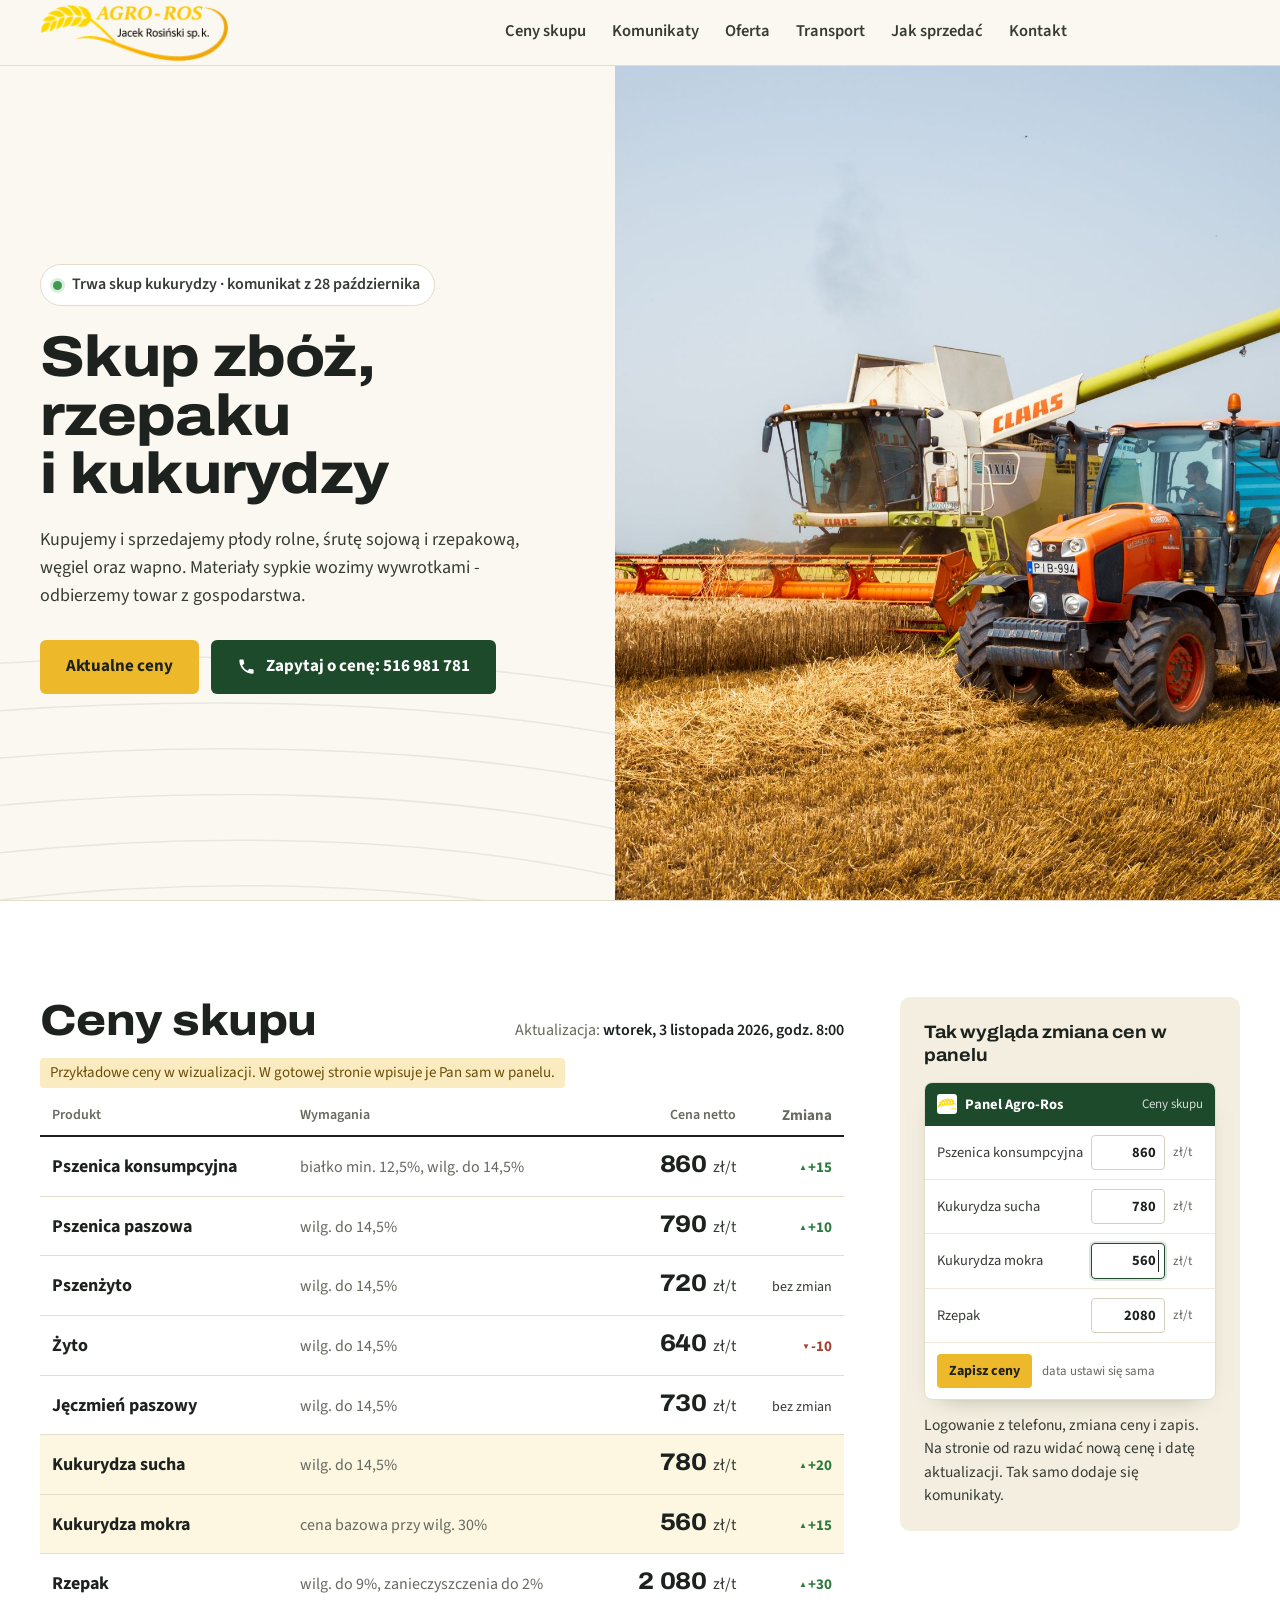
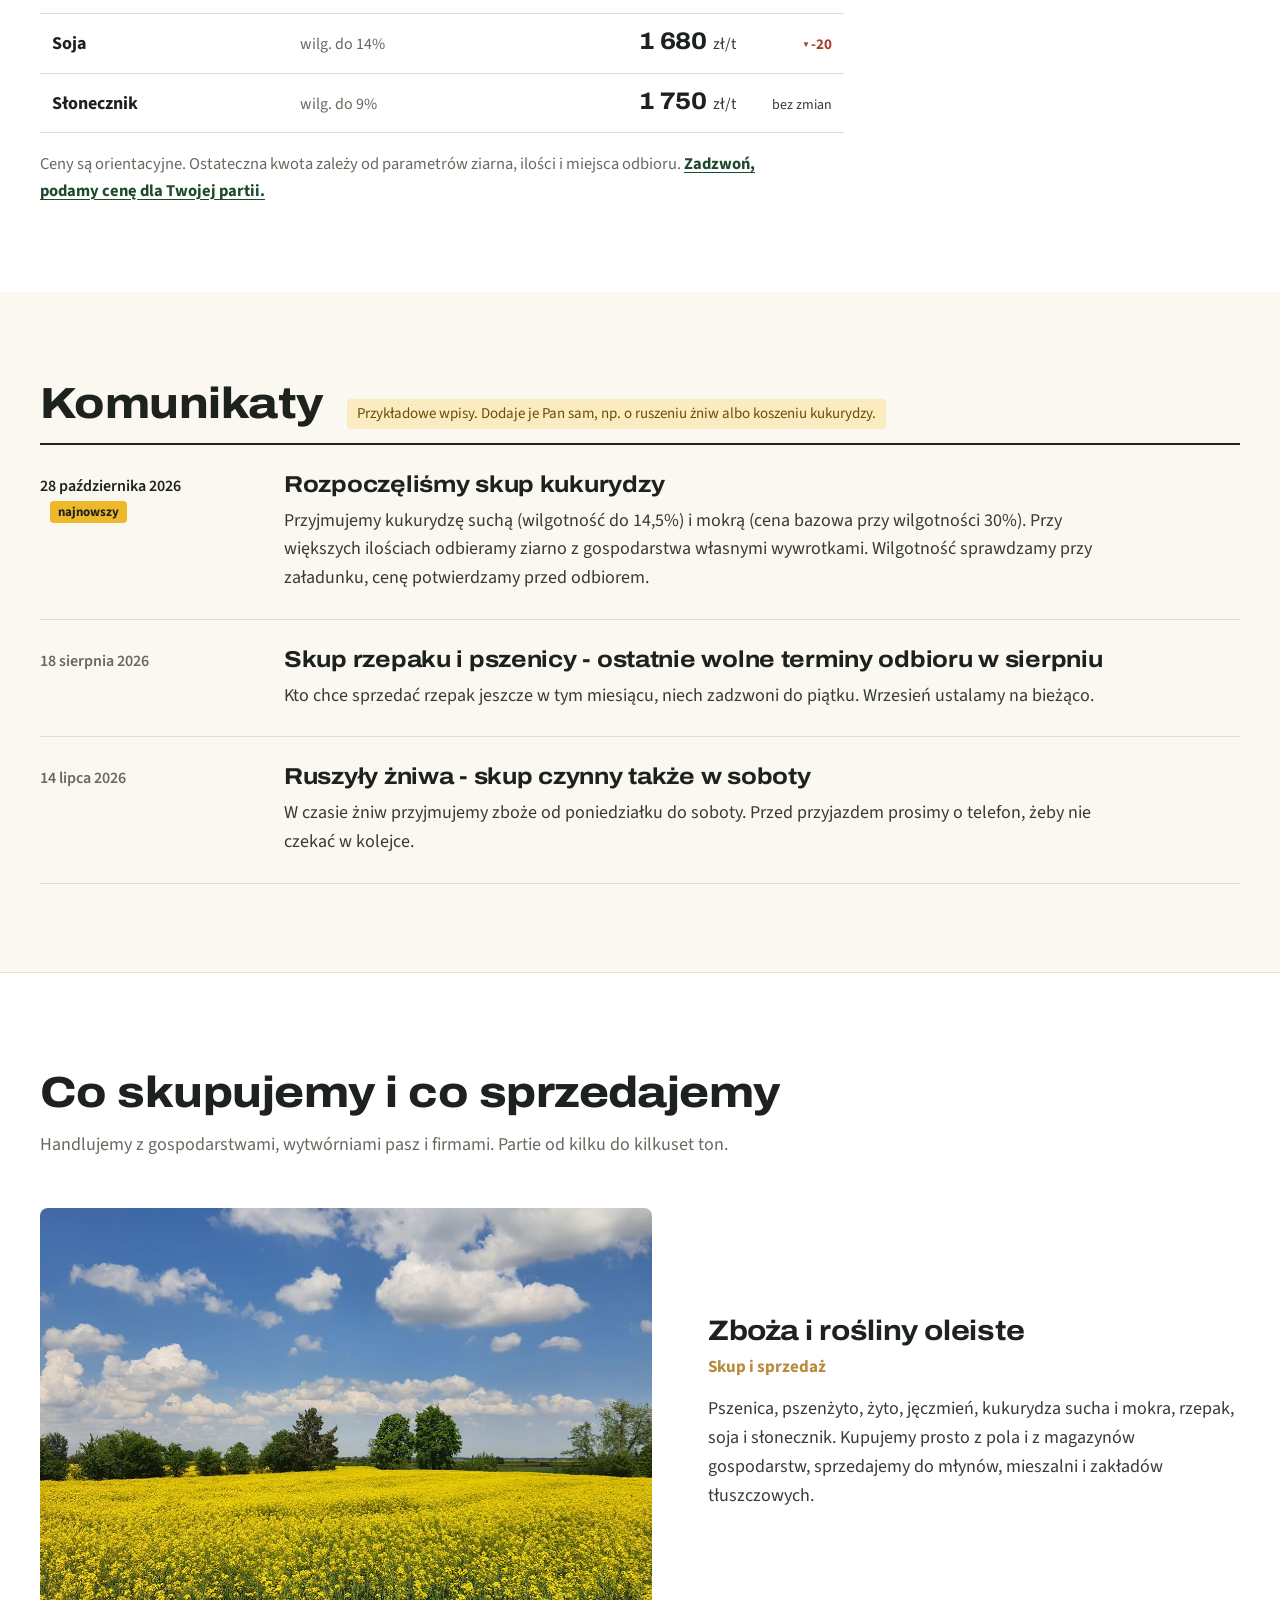
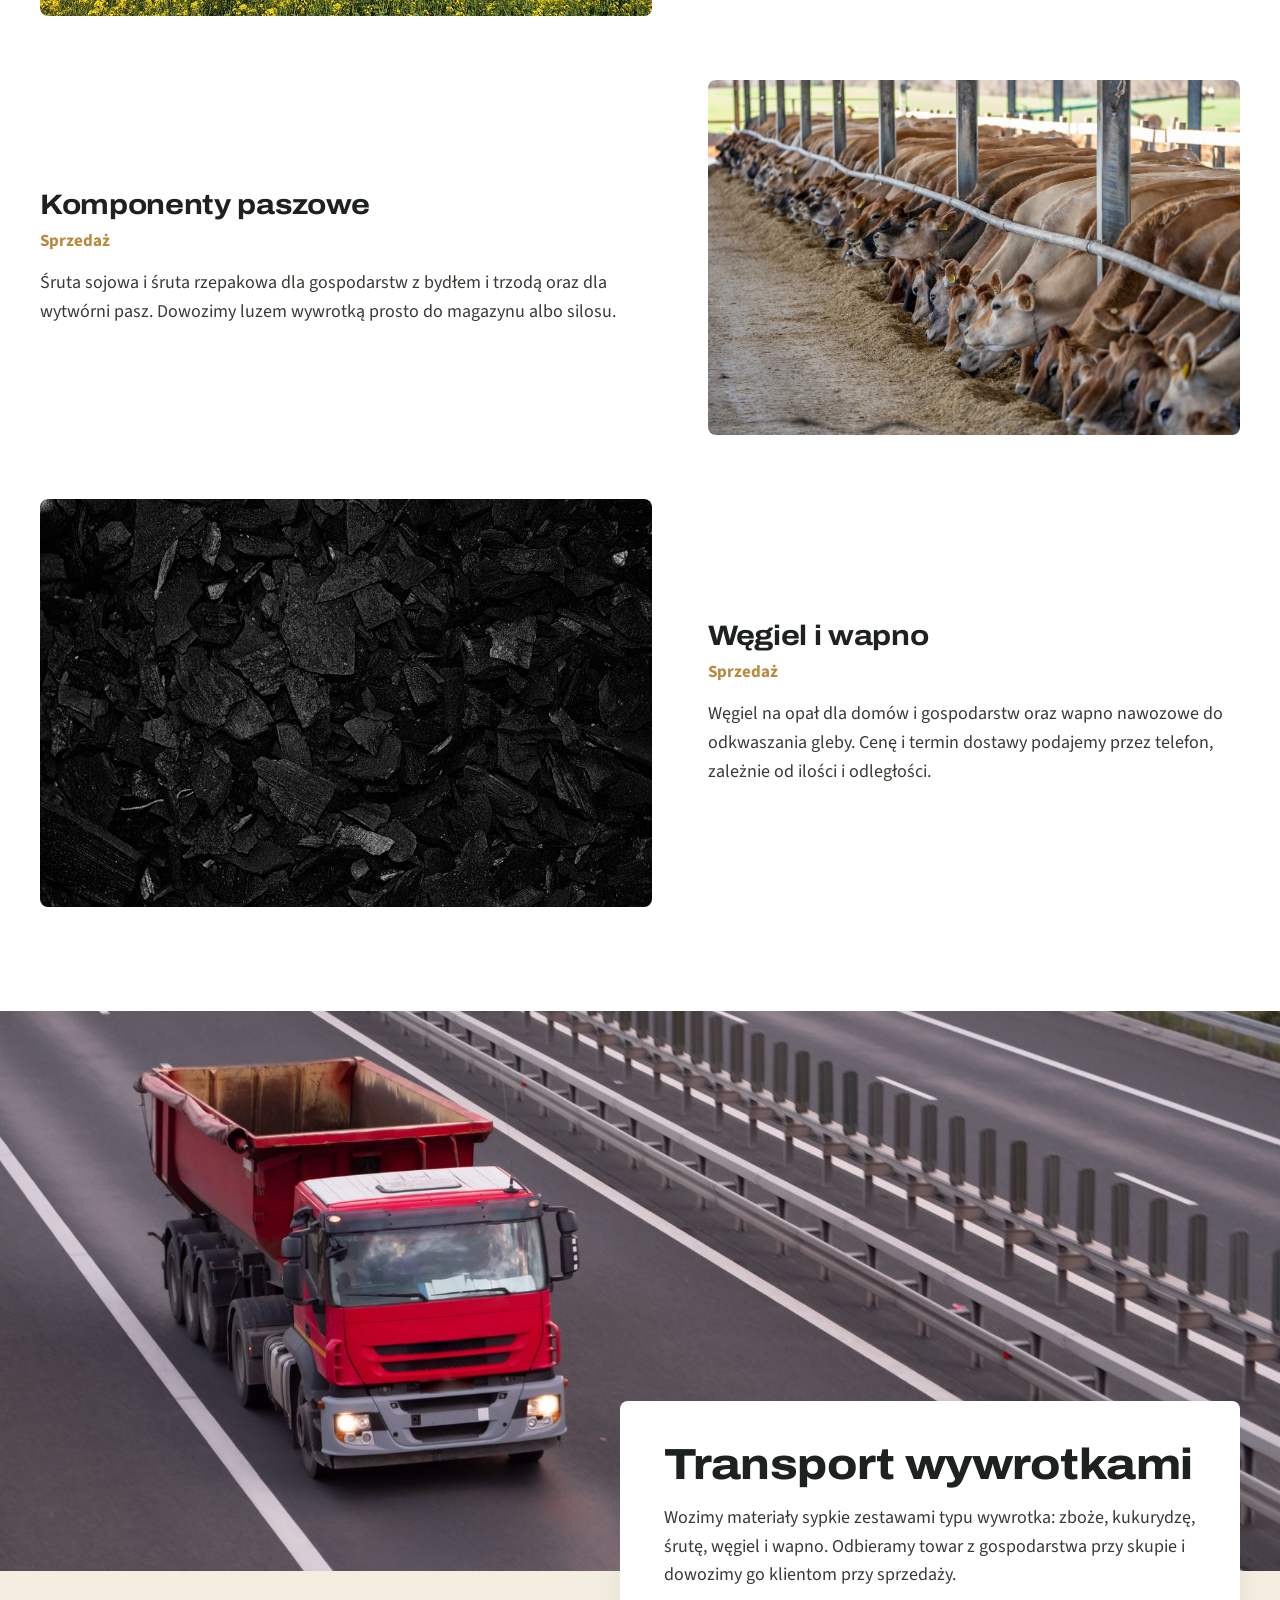
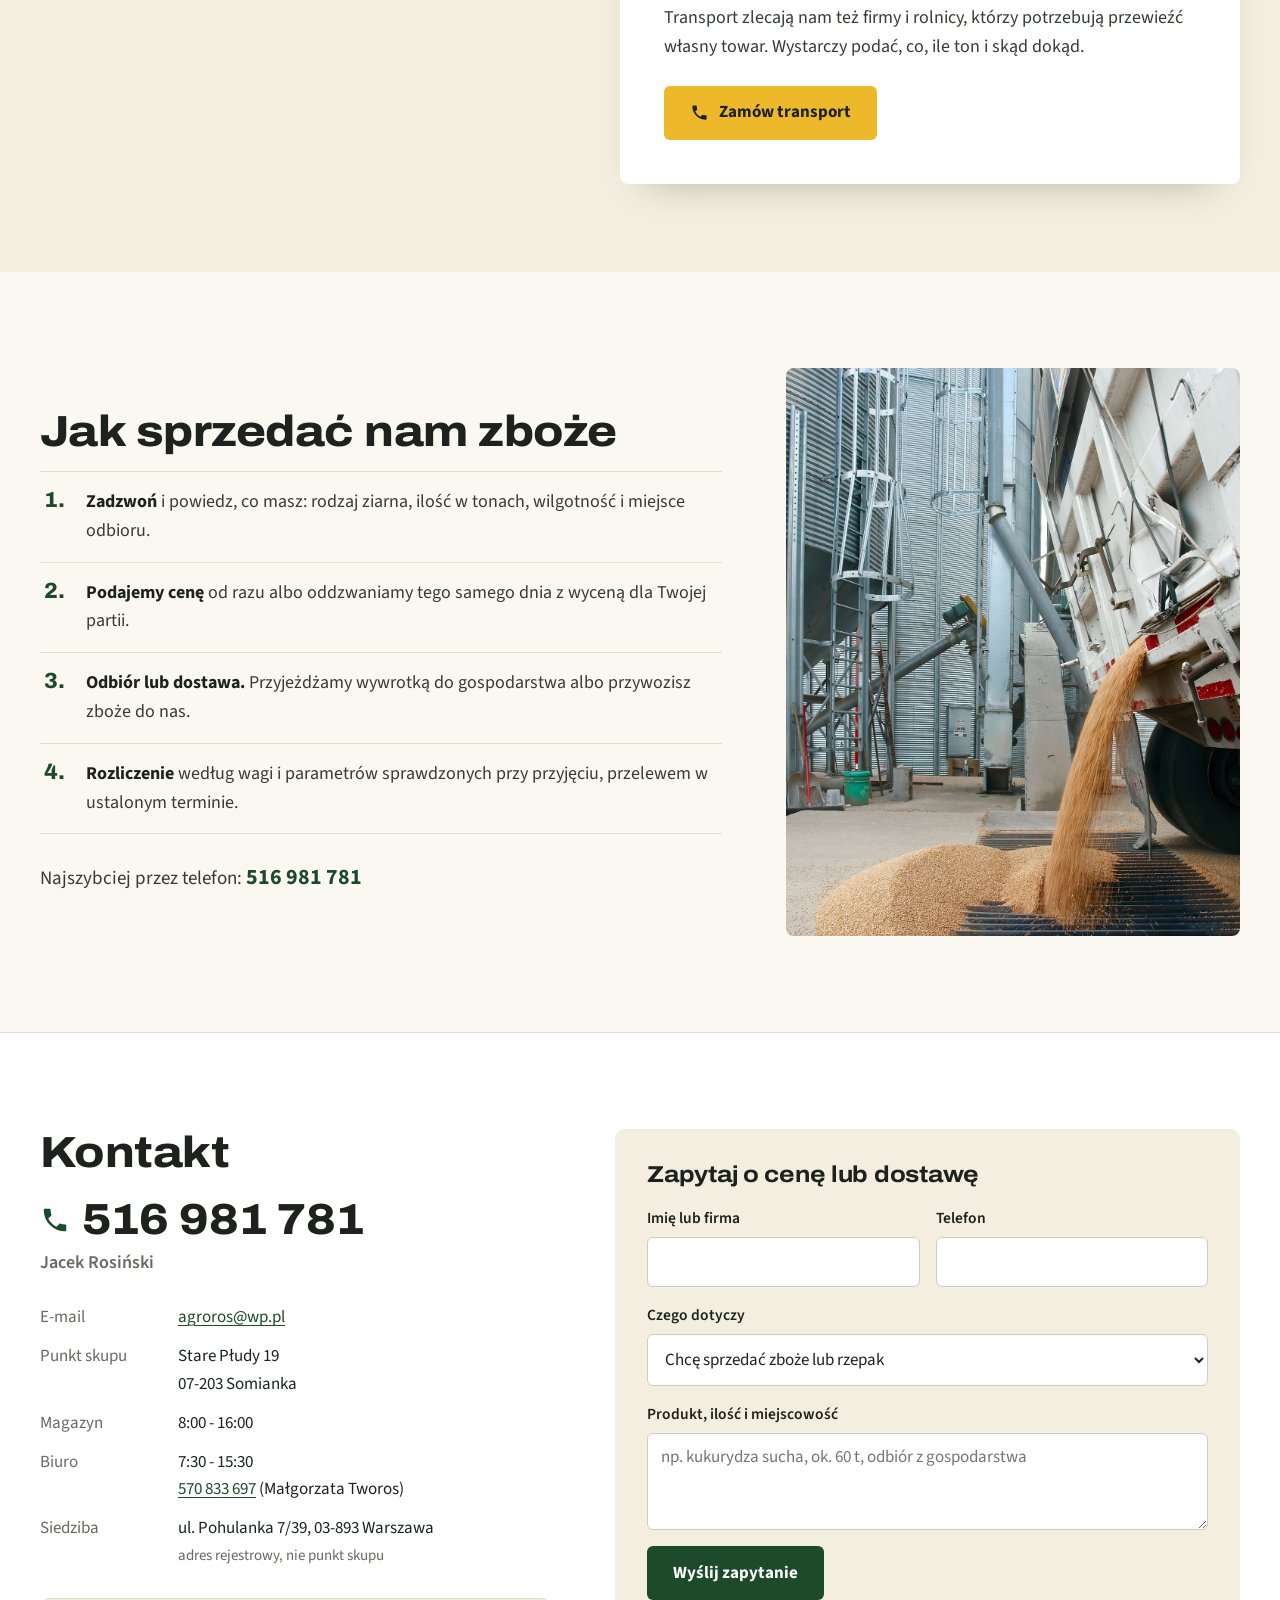
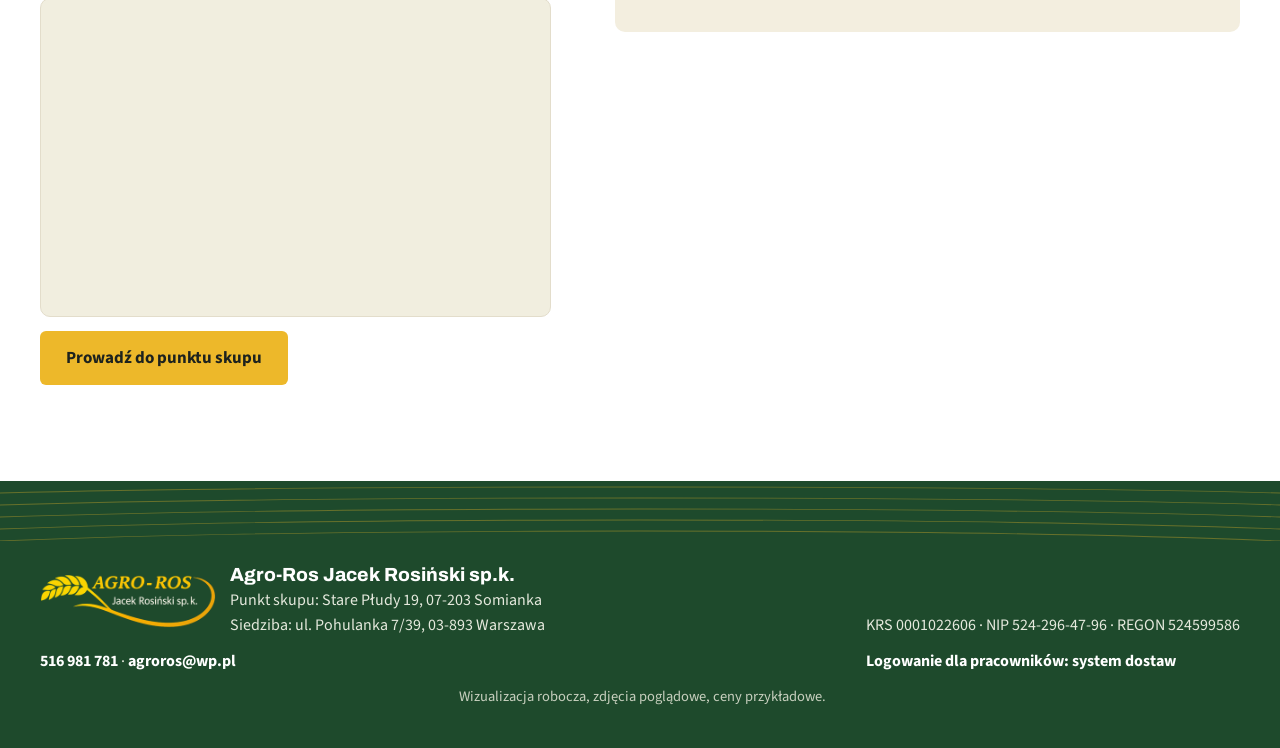
<file: index.html>
<!doctype html>
<html lang="pl">
<head>
<meta charset="utf-8">
<meta name="viewport" content="width=device-width, initial-scale=1, viewport-fit=cover">
<meta name="robots" content="noindex, nofollow">
<title>Agro-Ros - skup zbóż, rzepaku i kukurydzy, pasze, węgiel, wapno, transport wywrotkami</title>
<meta name="description" content="Agro-Ros Jacek Rosiński sp.k. Skup i sprzedaż zbóż, rzepaku, kukurydzy, soi i słonecznika. Śruta sojowa i rzepakowa, węgiel, wapno. Transport materiałów sypkich wywrotkami. Tel. 516 981 781.">
<meta name="theme-color" content="#1E4A2C">
<link rel="preconnect" href="https://fonts.googleapis.com">
<link rel="preconnect" href="https://fonts.gstatic.com" crossorigin>
<link href="https://fonts.googleapis.com/css2?family=Archivo:wdth,wght@100..125,500..800&family=Source+Sans+3:wght@400;600;700&display=swap" rel="stylesheet">
<link rel="stylesheet" href="style.css">
<link rel="icon" href="logo/favicon-klient-64.png" type="image/png">
<link rel="apple-touch-icon" href="logo/favicon-klient-512.png">
</head>
<body>
<!-- WIZUALIZACJA ROBOCZA dla: Agro-Ros Jacek Rosiński sp.k. (KRS 0001022606). Zdjęcia poglądowe z Pexels, ceny i komunikaty przykładowe. -->
<svg width="0" height="0" style="position:absolute" aria-hidden="true">
  <defs>
    <symbol id="znak" viewBox="0 0 64 64">
      <path d="M14 7H23.5C41 7 50 12.6 50 21.5S41 36 23.5 36V57H14Z M27.5 21.5C33 15.6 39 15.2 43.4 21.5C39 27.8 33 27.4 27.5 21.5Z" fill="var(--z1)" fill-rule="evenodd"/>
      <path d="M27 38.5C38 38 47.6 45.6 51 57C40 57.6 30.2 50.2 27 38.5Z" fill="var(--z2)"/>
      <path d="M31.6 42.6C38.6 44.2 43.6 48.4 46.4 53.6" fill="none" stroke="var(--z3)" stroke-width="1.7" stroke-linecap="round"/>
    </symbol>
    <symbol id="i-tel" viewBox="0 0 24 24"><path d="M6.6 10.8a15.1 15.1 0 0 0 6.6 6.6l2.2-2.2c.3-.3.7-.4 1-.2 1.1.4 2.3.6 3.6.6.6 0 1 .4 1 1V20c0 .6-.4 1-1 1A17 17 0 0 1 3 4c0-.6.4-1 1-1h3.5c.6 0 1 .4 1 1 0 1.3.2 2.5.6 3.6.1.3 0 .7-.2 1z" fill="currentColor"/></symbol>
  </defs>
</svg>

<header class="top" id="top">
  <div class="top-in">
    <a class="brand" href="#top" aria-label="Agro-Ros - strona główna">
      <img class="brand-logo" src="logo/agroros-logo-klient.png" width="192" height="59" alt="Agro-Ros Jacek Rosiński sp.k.">
    </a>
    <nav class="nav" id="nav" aria-label="Menu">
      <a href="#ceny">Ceny skupu</a>
      <a href="#komunikaty">Komunikaty</a>
      <a href="#oferta">Oferta</a>
      <a href="#transport">Transport</a>
      <a href="#jak-sprzedac">Jak sprzedać</a>
      <a href="#kontakt">Kontakt</a>
    </nav>
    <a class="tel-top" id="telTop" href="tel:+48516981781" aria-label="Zadzwoń: 516 981 781">
      <svg aria-hidden="true"><use href="#i-tel"/></svg><span>516 981 781</span>
    </a>
    <button class="burger" id="burger" aria-label="Otwórz menu" aria-expanded="false" aria-controls="nav"><span></span><span></span><span></span></button>
  </div>
</header>

<main>
  <section class="hero">
    <figure class="hero-ph">
      <img src="img/hero.jpg" alt="Kombajn przesypuje pszenicę do przyczepy ciągnika podczas żniw" width="2200" height="1463" fetchpriority="high">
    </figure>
    <div class="hero-txt">
      <a class="news" href="#komunikaty"><i></i><span>Trwa skup kukurydzy<span class="n-long"> · komunikat z 28 października</span><span class="n-short"> · 28.10</span></span></a>
      <h1>Skup zbóż, rzepaku i&nbsp;kukurydzy</h1>
      <p class="lead">Kupujemy i sprzedajemy płody rolne, śrutę sojową i rzepakową, węgiel oraz wapno. <span class="lead-x">Materiały sypkie wozimy wywrotkami - odbierzemy towar z gospodarstwa.</span></p>
      <div class="hero-cta" id="heroCta">
        <a class="btn btn-y" href="#ceny">Aktualne ceny</a>
        <a class="btn btn-g" href="tel:+48516981781"><svg aria-hidden="true"><use href="#i-tel"/></svg><span class="l-long">Zapytaj o cenę: 516 981 781</span><span class="l-short">516 981 781</span></a>
      </div>
    </div>
  </section>

  <section class="ceny" id="ceny">
    <div class="wrap ceny-in">
      <div class="ceny-main">
        <div class="ceny-head">
          <h2>Ceny skupu</h2>
          <p class="upd"><span>Aktualizacja:</span> <time datetime="2026-11-03T08:00">wtorek, 3 listopada 2026, godz. 8:00</time></p>
        </div>
        <p class="demo">Przykładowe ceny w wizualizacji. W gotowej stronie wpisuje je Pan sam w panelu.</p>
        <table class="tab">
          <thead>
            <tr><th scope="col">Produkt</th><th scope="col">Wymagania</th><th scope="col" class="r">Cena netto</th><th scope="col" class="r ch">Zmiana</th></tr>
          </thead>
          <tbody>
            <tr><th scope="row">Pszenica konsumpcyjna</th><td>białko min. 12,5%, wilg. do 14,5%</td><td class="r"><b>860</b> zł/t</td><td class="r ch up">+15</td></tr>
            <tr><th scope="row">Pszenica paszowa</th><td>wilg. do 14,5%</td><td class="r"><b>790</b> zł/t</td><td class="r ch up">+10</td></tr>
            <tr><th scope="row">Pszenżyto</th><td>wilg. do 14,5%</td><td class="r"><b>720</b> zł/t</td><td class="r ch">bez zmian</td></tr>
            <tr><th scope="row">Żyto</th><td>wilg. do 14,5%</td><td class="r"><b>640</b> zł/t</td><td class="r ch dn">-10</td></tr>
            <tr><th scope="row">Jęczmień paszowy</th><td>wilg. do 14,5%</td><td class="r"><b>730</b> zł/t</td><td class="r ch">bez zmian</td></tr>
            <tr class="hl"><th scope="row">Kukurydza sucha</th><td>wilg. do 14,5%</td><td class="r"><b>780</b> zł/t</td><td class="r ch up">+20</td></tr>
            <tr class="hl"><th scope="row">Kukurydza mokra</th><td>cena bazowa przy wilg. 30%</td><td class="r"><b>560</b> zł/t</td><td class="r ch up">+15</td></tr>
            <tr><th scope="row">Rzepak</th><td>wilg. do 9%, zanieczyszczenia do 2%</td><td class="r"><b>2 080</b> zł/t</td><td class="r ch up">+30</td></tr>
            <tr><th scope="row">Soja</th><td>wilg. do 14%</td><td class="r"><b>1 680</b> zł/t</td><td class="r ch dn">-20</td></tr>
            <tr><th scope="row">Słonecznik</th><td>wilg. do 9%</td><td class="r"><b>1 750</b> zł/t</td><td class="r ch">bez zmian</td></tr>
          </tbody>
        </table>
        <p class="ceny-note">Ceny są orientacyjne. Ostateczna kwota zależy od parametrów ziarna, ilości i miejsca odbioru. <a href="tel:+48516981781">Zadzwoń, podamy cenę dla Twojej partii.</a></p>
      </div>

      <aside class="panel" aria-label="Podgląd panelu do edycji cen">
        <p class="panel-t">Tak wygląda zmiana cen w panelu</p>
        <div class="panel-box" aria-hidden="true">
          <div class="pb-bar"><img class="pb-z" src="logo/favicon-klient-64.png" width="20" height="20" alt=""><span>Panel Agro-Ros</span><em>Ceny skupu</em></div>
          <div class="pb-row"><span>Pszenica konsumpcyjna</span><span class="pb-in">860</span><span class="pb-u">zł/t</span></div>
          <div class="pb-row"><span>Kukurydza sucha</span><span class="pb-in">780</span><span class="pb-u">zł/t</span></div>
          <div class="pb-row"><span>Kukurydza mokra</span><span class="pb-in pb-act">560<i></i></span><span class="pb-u">zł/t</span></div>
          <div class="pb-row"><span>Rzepak</span><span class="pb-in">2080</span><span class="pb-u">zł/t</span></div>
          <div class="pb-foot"><span class="pb-btn">Zapisz ceny</span><span>data ustawi się sama</span></div>
        </div>
        <p class="panel-d">Logowanie z telefonu, zmiana ceny i zapis. Na stronie od razu widać nową cenę i datę aktualizacji. Tak samo dodaje się komunikaty.</p>
      </aside>
    </div>
  </section>

  <section class="kom" id="komunikaty">
    <div class="wrap">
      <div class="kom-head">
        <h2>Komunikaty</h2>
        <p class="demo">Przykładowe wpisy. Dodaje je Pan sam, np. o ruszeniu żniw albo koszeniu kukurydzy.</p>
      </div>
      <ol class="kom-list">
        <li class="kom-new">
          <time datetime="2026-10-28">28 października 2026</time>
          <div>
            <h3>Rozpoczęliśmy skup kukurydzy</h3>
            <p>Przyjmujemy kukurydzę suchą (wilgotność do 14,5%) i mokrą (cena bazowa przy wilgotności 30%). Przy większych ilościach odbieramy ziarno z gospodarstwa własnymi wywrotkami. Wilgotność sprawdzamy przy załadunku, cenę potwierdzamy przed odbiorem.</p>
          </div>
        </li>
        <li>
          <time datetime="2026-08-18">18 sierpnia 2026</time>
          <div>
            <h3>Skup rzepaku i pszenicy - ostatnie wolne terminy odbioru w sierpniu</h3>
            <p>Kto chce sprzedać rzepak jeszcze w tym miesiącu, niech zadzwoni do piątku. Wrzesień ustalamy na bieżąco.</p>
          </div>
        </li>
        <li>
          <time datetime="2026-07-14">14 lipca 2026</time>
          <div>
            <h3>Ruszyły żniwa - skup czynny także w soboty</h3>
            <p>W czasie żniw przyjmujemy zboże od poniedziałku do soboty. Przed przyjazdem prosimy o telefon, żeby nie czekać w kolejce.</p>
          </div>
        </li>
      </ol>
    </div>
  </section>

  <section class="oferta" id="oferta">
    <div class="wrap">
      <h2>Co skupujemy i co sprzedajemy</h2>
      <p class="sub">Handlujemy z gospodarstwami, wytwórniami pasz i firmami. Partie od kilku do kilkuset ton.</p>

      <article class="of">
        <figure class="of-ph"><img src="img/rzepak.jpg" alt="Kwitnące pole rzepaku" loading="lazy" width="1800" height="811"></figure>
        <div class="of-t">
          <h3>Zboża i rośliny oleiste</h3>
          <p class="of-k">Skup i sprzedaż</p>
          <p>Pszenica, pszenżyto, żyto, jęczmień, kukurydza sucha i mokra, rzepak, soja i słonecznik. Kupujemy prosto z pola i z magazynów gospodarstw, sprzedajemy do młynów, mieszalni i zakładów tłuszczowych.</p>
        </div>
      </article>

      <article class="of of-rev">
        <figure class="of-ph"><img src="img/pasze.jpg" alt="Krowy przy stole paszowym w oborze" loading="lazy" width="1400" height="935"></figure>
        <div class="of-t">
          <h3>Komponenty paszowe</h3>
          <p class="of-k">Sprzedaż</p>
          <p>Śruta sojowa i śruta rzepakowa dla gospodarstw z bydłem i trzodą oraz dla wytwórni pasz. Dowozimy luzem wywrotką prosto do magazynu albo silosu.</p>
        </div>
      </article>

      <article class="of">
        <figure class="of-ph"><img src="img/wegiel.jpg" alt="Węgiel kamienny z bliska" loading="lazy" width="1000" height="667"></figure>
        <div class="of-t">
          <h3>Węgiel i wapno</h3>
          <p class="of-k">Sprzedaż</p>
          <p>Węgiel na opał dla domów i gospodarstw oraz wapno nawozowe do odkwaszania gleby. Cenę i termin dostawy podajemy przez telefon, zależnie od ilości i odległości.</p>
        </div>
      </article>
    </div>
  </section>

  <section class="trans" id="transport">
    <figure class="trans-ph"><img src="img/wywrotka.jpg" alt="Ciężarówka z naczepą wywrotką na drodze ekspresowej" loading="lazy" width="1800" height="1200"></figure>
    <div class="wrap trans-in">
      <div class="trans-t">
        <h2>Transport wywrotkami</h2>
        <p>Wozimy materiały sypkie zestawami typu wywrotka: zboże, kukurydzę, śrutę, węgiel i wapno. Odbieramy towar z gospodarstwa przy skupie i dowozimy go klientom przy sprzedaży.</p>
        <p>Transport zlecają nam też firmy i rolnicy, którzy potrzebują przewieźć własny towar. Wystarczy podać, co, ile ton i skąd dokąd.</p>
        <a class="btn btn-y" href="tel:+48516981781"><svg aria-hidden="true"><use href="#i-tel"/></svg>Zamów transport</a>
      </div>
    </div>
  </section>

  <section class="jak" id="jak-sprzedac">
    <div class="wrap jak-in">
      <div class="jak-t">
        <h2>Jak sprzedać nam zboże</h2>
        <ol class="kroki">
          <li><b>Zadzwoń</b> i powiedz, co masz: rodzaj ziarna, ilość w tonach, wilgotność i miejsce odbioru.</li>
          <li><b>Podajemy cenę</b> od razu albo oddzwaniamy tego samego dnia z wyceną dla Twojej partii.</li>
          <li><b>Odbiór lub dostawa.</b> Przyjeżdżamy wywrotką do gospodarstwa albo przywozisz zboże do nas.</li>
          <li><b>Rozliczenie</b> według wagi i parametrów sprawdzonych przy przyjęciu, przelewem w ustalonym terminie.</li>
        </ol>
        <p class="jak-tel">Najszybciej przez telefon: <a href="tel:+48516981781">516 981 781</a></p>
      </div>
      <figure class="jak-ph"><img src="img/skup.jpg" alt="Wyładunek pszenicy z ciężarówki do kosza przyjęciowego przy silosach" loading="lazy" width="1200" height="1989"></figure>
    </div>
  </section>

  <section class="kontakt" id="kontakt">
    <div class="wrap kontakt-in">
      <div class="k-dane">
        <h2>Kontakt</h2>
        <a class="k-tel" href="tel:+48516981781"><svg aria-hidden="true"><use href="#i-tel"/></svg>516 981 781</a>
        <p class="k-os">Jacek Rosiński</p>
        <dl class="k-dl">
          <dt>E-mail</dt><dd><a href="mailto:agroros@wp.pl">agroros@wp.pl</a></dd>
          <dt>Punkt skupu</dt><dd>Stare Płudy 19<br>07-203 Somianka</dd>
          <dt>Magazyn</dt><dd>8:00 - 16:00</dd>
          <dt>Biuro</dt><dd>7:30 - 15:30<br><a href="tel:+48570833697">570 833 697</a> (Małgorzata Tworos)</dd>
          <dt>Siedziba</dt><dd>ul. Pohulanka 7/39, 03-893 Warszawa<br><span class="k-pl">adres rejestrowy, nie punkt skupu</span></dd>
        </dl>
        <div class="k-mapa">
          <iframe src="https://www.google.com/maps?q=52.5708968,21.2652098&amp;z=13&amp;hl=pl&amp;output=embed" title="Mapa dojazdu: punkt skupu Agro-Ros, Stare Płudy 19, 07-203 Somianka" loading="lazy" referrerpolicy="no-referrer-when-downgrade" allowfullscreen></iframe>
        </div>
        <a class="btn btn-y k-prowadz" href="https://www.google.com/maps/dir/?api=1&amp;destination=52.5708968,21.2652098" target="_blank" rel="noopener">Prowadź do punktu skupu</a>
      </div>
      <form class="k-form" id="form" novalidate>
        <h3>Zapytaj o cenę lub dostawę</h3>
        <div class="f2">
          <label>Imię lub firma<input name="n" autocomplete="name"></label>
          <label>Telefon<input name="t" type="tel" inputmode="tel" autocomplete="tel"></label>
        </div>
        <label>Czego dotyczy
          <select name="s">
            <option>Chcę sprzedać zboże lub rzepak</option>
            <option>Chcę sprzedać kukurydzę suchą lub mokrą</option>
            <option>Chcę kupić śrutę sojową lub rzepakową</option>
            <option>Węgiel lub wapno</option>
            <option>Transport wywrotką</option>
          </select>
        </label>
        <label>Produkt, ilość i miejscowość<textarea name="m" rows="3" placeholder="np. kukurydza sucha, ok. 60 t, odbiór z gospodarstwa"></textarea></label>
        <button class="btn btn-g" type="submit">Wyślij zapytanie</button>
        <p class="f-msg" id="formMsg" role="status" hidden>To podgląd strony, zapytanie nie zostało wysłane. W gotowej wersji trafi od razu na agroros@wp.pl.</p>
      </form>
    </div>
  </section>
</main>

<footer class="stopka">
  <svg class="rzedy" viewBox="0 0 1440 90" preserveAspectRatio="none" aria-hidden="true"><g fill="none" stroke="currentColor" stroke-width="1.2"><path d="M0 18C360 6 1080 6 1440 18"/><path d="M0 36C360 22 1080 22 1440 36"/><path d="M0 54C360 38 1080 38 1440 54"/><path d="M0 72C360 54 1080 54 1440 72"/><path d="M0 90C360 70 1080 70 1440 90"/></g></svg>
  <div class="wrap st-in">
    <div class="st-brand">
      <img class="st-logo" src="logo/agroros-logo-klient-ciemne.png" width="176" height="54" alt="Agro-Ros" loading="lazy">
      <div>
        <p class="st-n">Agro-Ros Jacek Rosiński sp.k.</p>
        <p>Punkt skupu: Stare Płudy 19, 07-203 Somianka</p>
        <p>Siedziba: ul. Pohulanka 7/39, 03-893 Warszawa</p>
      </div>
    </div>
    <p class="st-ids">KRS 0001022606 · NIP 524-296-47-96 · REGON 524599586</p>
    <p class="st-k"><a href="tel:+48516981781">516 981 781</a> · <a href="mailto:agroros@wp.pl">agroros@wp.pl</a></p>
    <p class="st-k"><a href="system-dostaw/">Logowanie dla pracowników: system dostaw</a></p>
    <p class="st-demo">Wizualizacja robocza, zdjęcia poglądowe, ceny przykładowe.</p>
  </div>
</footer>

<div class="mob" id="mob">
  <a class="btn btn-g" href="tel:+48516981781"><svg aria-hidden="true"><use href="#i-tel"/></svg>Zadzwoń</a>
  <a class="btn btn-y" href="#ceny">Ceny skupu</a>
</div>

<script src="app.js"></script>
</body>
</html>
</file>
<file: style.css>
:root{
  --bg:#FBF8F1;--bg2:#F3EEDF;--paper:#fff;--ink:#1D221E;--text:#363B34;--muted:#666A5F;--line:#E3DDCB;
  --green:#1E4A2C;--green2:#173C23;--yel:#EDB82A;--yel2:#DDA716;--grain:#B98A3E;--red:#A8432F;
  --hh:66px;--wrap:1200px;
  --hf:"Archivo","Arial Narrow",system-ui,sans-serif;--bf:"Source Sans 3",system-ui,-apple-system,"Segoe UI",sans-serif;
  --z1:var(--green);--z2:var(--yel);--z3:var(--bg);
}
*{box-sizing:border-box}
html{scroll-behavior:smooth;scroll-padding-top:var(--hh);-webkit-text-size-adjust:100%}
body{margin:0;background:var(--bg);color:var(--text);font:400 18px/1.6 var(--bf);overflow-x:hidden;-webkit-font-smoothing:antialiased;-webkit-tap-highlight-color:transparent}
img{display:block;max-width:100%}
a{color:var(--green);text-underline-offset:3px;text-decoration-thickness:1px}
h1,h2,h3{font-family:var(--hf);font-stretch:112%;color:var(--ink);margin:0;font-weight:780;letter-spacing:-.012em}
h2{font-size:clamp(30px,3.4vw,46px);line-height:1.08;margin-bottom:16px}
h3{font-size:23px;line-height:1.2;font-weight:720}
p{margin:0 0 14px}
figure{margin:0}
.wrap{width:min(var(--wrap),100% - 48px);margin:0 auto}
.sub{color:var(--muted);max-width:40em}
.btn{display:inline-flex;align-items:center;justify-content:center;gap:10px;min-height:54px;padding:0 26px;border-radius:6px;font:700 17px/1 var(--bf);text-decoration:none;border:0;cursor:pointer;transition:background .18s,transform .18s;white-space:nowrap}
.btn svg{width:19px;height:19px;flex:none}
.btn:active{transform:translateY(1px)}
.btn-y{background:var(--yel);color:var(--ink)}
.btn-y:hover{background:var(--yel2)}
.btn-g{background:var(--green);color:#fff}
.btn-g:hover{background:var(--green2)}
.demo{display:inline-block;margin:0 0 18px;padding:4px 10px;border-radius:4px;background:#FBEBC0;color:#6B4E07;font-size:15px;line-height:1.45}

/* nagłówek */
.top{position:sticky;top:0;z-index:50;height:var(--hh);background:rgba(251,248,241,.96);border-bottom:1px solid var(--line);-webkit-backdrop-filter:blur(8px);backdrop-filter:blur(8px)}
.top-in{height:100%;width:min(var(--wrap),100% - 48px);margin:0 auto;display:flex;align-items:center;gap:28px}
.brand{display:flex;align-items:center;gap:10px;text-decoration:none;color:var(--ink);flex:none}
.brand-z{width:38px;height:38px}
.brand-logo{display:block;height:58px;width:auto}
@media (max-width:420px){.brand-logo{height:48px}}
.st-logo{display:block;height:54px;width:auto;flex:none}
.brand-t{font:800 23px/1 var(--hf);font-stretch:116%;letter-spacing:.005em}
.nav{display:flex;gap:26px;margin-left:auto}
.nav a{color:var(--text);text-decoration:none;font-weight:600;font-size:16.5px;white-space:nowrap;padding:6px 0;border-bottom:2px solid transparent}
.nav a:hover{border-color:var(--yel)}
.tel-top{display:inline-flex;align-items:center;gap:8px;height:44px;padding:0 16px;border-radius:6px;background:var(--green);color:#fff;text-decoration:none;font:700 17px/1 var(--bf);white-space:nowrap;flex:none;transition:opacity .2s,transform .2s}
.tel-top svg{width:18px;height:18px}
body:not(.po-hero) .tel-top{opacity:0;pointer-events:none;transform:translateY(-4px)}
.burger{display:none}

/* pierwszy ekran */
.hero{display:grid;grid-template-columns:minmax(0,1fr) minmax(0,1.08fr);min-height:calc(100svh - var(--hh));background:var(--bg)}
.hero-ph{order:2;position:relative;overflow:hidden;min-height:420px}
.hero-ph img{position:absolute;inset:0;width:100%;height:100%;object-fit:cover;object-position:46% 55%}
.hero-txt{order:1;display:flex;flex-direction:column;justify-content:center;padding:48px 56px 56px max(24px,calc((100vw - var(--wrap))/2));position:relative;
  background:url("data:image/svg+xml,%3Csvg xmlns='http://www.w3.org/2000/svg' viewBox='0 0 600 240' preserveAspectRatio='none'%3E%3Cg fill='none' stroke='%231E4A2C' stroke-opacity='.09' stroke-width='1.3'%3E%3Cpath d='M0 40C200 30 420 34 600 60'/%3E%3Cpath d='M0 80C200 68 420 72 600 100'/%3E%3Cpath d='M0 120C200 106 420 110 600 140'/%3E%3Cpath d='M0 160C200 144 420 148 600 180'/%3E%3Cpath d='M0 200C200 182 420 186 600 220'/%3E%3Cpath d='M0 240C200 220 420 224 600 260'/%3E%3C/g%3E%3C/svg%3E") left bottom/100% 34% no-repeat}
.news{display:inline-flex;align-items:center;gap:10px;align-self:flex-start;margin-bottom:22px;color:var(--text);font-size:16px;font-weight:600;text-decoration:none;padding:7px 14px 7px 12px;border-radius:40px;background:#fff;border:1px solid var(--line)}
.news i{width:9px;height:9px;border-radius:50%;background:#3E9A4F;box-shadow:0 0 0 3px rgba(62,154,79,.18);flex:none}
.news:hover{border-color:var(--grain)}
.hero h1{font-size:clamp(40px,4.5vw,66px);line-height:1.02;margin-bottom:22px;max-width:11em}
.lead{font-size:clamp(18px,1.4vw,21px);line-height:1.55;max-width:31em;margin-bottom:30px}
.hero-cta{display:flex;flex-wrap:wrap;gap:12px}
.l-short,.n-short{display:none}
.hero-tel{margin:22px 0 0;color:var(--muted);font-size:16px}
.hero-tel a{color:var(--ink);font-weight:700;text-decoration:none}

/* ceny */
.ceny{padding:96px 0 88px;background:var(--paper);border-top:1px solid var(--line)}
.ceny-in{display:grid;grid-template-columns:minmax(0,1fr) 340px;gap:56px;align-items:start}
.ceny-head{display:flex;flex-wrap:wrap;align-items:baseline;justify-content:space-between;gap:6px 24px}
.ceny-head h2{margin-bottom:8px}
.upd{margin:0;color:var(--muted);font-size:16px}
.upd time{color:var(--ink);font-weight:600}
.ceny .demo{margin-top:6px}
.tab{width:100%;border-collapse:collapse;font-size:17px}
.tab thead th{text-align:left;font:600 14px/1.3 var(--bf);color:var(--muted);padding:0 12px 10px;border-bottom:2px solid var(--ink)}
.tab tbody th,.tab td{padding:15px 12px;border-bottom:1px solid var(--line);vertical-align:baseline}
.tab tbody th{text-align:left;font:700 18px/1.3 var(--bf);color:var(--ink)}
.tab td{color:var(--muted);font-size:16px}
.tab .r{text-align:right;white-space:nowrap}
.tab td.r{color:var(--text)}
.tab td b{font:760 24px/1 var(--hf);font-stretch:108%;color:var(--ink);letter-spacing:-.01em;margin-right:3px}
.tab .ch{font-weight:700;font-size:15px;color:var(--muted);width:96px}
.tab td.ch:not(.up):not(.dn){font-weight:400;font-size:14px}
.tab .ch.up{color:#2D7A3E}.tab .ch.up::before{content:"▲ ";font-size:10px;vertical-align:1px}
.tab .ch.dn{color:var(--red)}.tab .ch.dn::before{content:"▼ ";font-size:10px;vertical-align:1px}
.tab tr.hl{background:#FDF6E1}
.ceny-note{margin:18px 0 0;font-size:16.5px;color:var(--muted);max-width:44em}
.ceny-note a{font-weight:700}

.panel{position:sticky;top:calc(var(--hh) + 28px);padding:24px;background:var(--bg2);border-radius:10px}
.panel-t{font:700 18px/1.3 var(--hf);font-stretch:108%;color:var(--ink);margin-bottom:14px}
.panel-box{background:#fff;border:1px solid var(--line);border-radius:8px;overflow:hidden;font-size:14.5px;box-shadow:0 10px 24px -18px rgba(30,40,25,.5)}
.pb-bar{display:flex;align-items:center;gap:8px;padding:10px 12px;background:var(--green);color:#fff;font-weight:700}
.pb-bar em{margin-left:auto;font-style:normal;font-weight:400;opacity:.8;font-size:13px}
.pb-z{width:20px;height:20px;object-fit:contain;background:#fff;border-radius:3px;padding:1px;--z1:#F6F1E4;--z3:var(--green)}
.pb-row{display:grid;grid-template-columns:minmax(0,1fr) 74px 30px;align-items:center;gap:8px;padding:9px 12px;border-bottom:1px solid #EEE9DC;color:var(--text)}
.pb-in{border:1px solid #D5CFBF;border-radius:4px;padding:5px 8px;text-align:right;font-weight:700;color:var(--ink);position:relative}
.pb-act{border-color:var(--green);box-shadow:0 0 0 2px rgba(30,74,44,.15)}
.pb-act i{position:absolute;right:5px;top:6px;bottom:6px;width:1.5px;background:var(--ink);animation:kursor 1s steps(1) infinite}
@keyframes kursor{50%{opacity:0}}
.pb-u{color:var(--muted);font-size:13px}
.pb-foot{display:flex;align-items:center;gap:10px;padding:11px 12px;color:var(--muted);font-size:13px}
.pb-btn{background:var(--yel);color:var(--ink);font-weight:700;border-radius:4px;padding:6px 12px;font-size:14px}
.panel-d{margin:14px 0 0;font-size:15.5px;line-height:1.5;color:var(--text)}

/* komunikaty */
.kom{padding:88px 0;background:var(--bg)}
.kom-head{display:flex;flex-wrap:wrap;align-items:baseline;gap:4px 24px;margin-bottom:10px}
.kom-head h2{margin-bottom:6px}
.kom-head .demo{margin:0}
.kom-list{list-style:none;margin:0;padding:0;border-top:2px solid var(--ink)}
.kom-list li{display:grid;grid-template-columns:220px minmax(0,1fr);gap:24px;padding:26px 0;border-bottom:1px solid var(--line)}
.kom-list time{font-weight:600;color:var(--muted);font-size:16px;padding-top:3px}
.kom-new time{color:var(--ink)}
.kom-new time::after{content:"najnowszy";display:inline-block;margin-left:10px;padding:1px 8px;border-radius:4px;background:var(--yel);color:var(--ink);font-size:13px;font-weight:700;vertical-align:1px}
.kom-list h3{margin-bottom:8px}
.kom-list p{margin:0;max-width:46em}

/* oferta */
.oferta{padding:96px 0 40px;background:var(--paper);border-top:1px solid var(--line)}
.oferta .sub{margin-bottom:48px}
.of{display:grid;grid-template-columns:minmax(0,1.15fr) minmax(0,1fr);gap:56px;align-items:center;padding:0 0 64px}
.of-rev .of-ph{order:2}
.of-ph{aspect-ratio:3/2;overflow:hidden;border-radius:8px;background:var(--bg2)}
.of-ph img{width:100%;height:100%;object-fit:cover}
.of-t h3{font-size:clamp(25px,2.2vw,32px);margin-bottom:6px}
.of-k{font-weight:700;color:var(--grain);margin-bottom:14px;font-size:17px}
.of-t p:last-child{margin:0}

/* transport */
.trans{position:relative;background:var(--bg2);padding-bottom:88px}
.trans-ph{height:min(560px,62vw);overflow:hidden}
.trans-ph img{width:100%;height:100%;object-fit:cover;object-position:50% 58%}
.trans-in{position:relative;margin-top:-170px}
.trans-t{background:#fff;max-width:620px;margin-left:auto;padding:40px 44px 44px;border-radius:8px;box-shadow:0 18px 40px -28px rgba(30,40,25,.45)}
.trans-t p{max-width:36em}
.trans-t .btn{margin-top:10px}

/* jak sprzedać */
.jak{padding:96px 0;background:var(--bg)}
.jak-in{display:grid;grid-template-columns:minmax(0,1.2fr) minmax(0,.8fr);gap:64px;align-items:center}
.kroki{margin:12px 0 26px;padding:0;list-style:none;counter-reset:k}
.kroki li{counter-increment:k;position:relative;padding:16px 0 16px 46px;border-bottom:1px solid var(--line)}
.kroki li:first-child{border-top:1px solid var(--line)}
.kroki li::before{content:counter(k) ".";position:absolute;left:4px;top:15px;font:800 22px/1.2 var(--hf);color:var(--green)}
.kroki b{color:var(--ink)}
.jak-tel{font-size:19px;margin:0}
.jak-tel a{font-weight:700;text-decoration:none;font-size:22px;white-space:nowrap}
.jak-ph{border-radius:8px;overflow:hidden;aspect-ratio:4/5}
.jak-ph img{width:100%;height:100%;object-fit:cover;object-position:50% 70%}

/* kontakt */
.kontakt{padding:96px 0;background:var(--paper);border-top:1px solid var(--line)}
.kontakt-in{display:grid;grid-template-columns:minmax(0,.9fr) minmax(0,1.1fr);gap:64px;align-items:start}
.k-tel{display:inline-flex;align-items:center;gap:12px;font:800 clamp(32px,3.4vw,44px)/1 var(--hf);font-stretch:108%;color:var(--ink);text-decoration:none;margin:6px 0 8px}
.k-tel svg{width:30px;height:30px;color:var(--green)}
.k-os{font-weight:600;color:var(--muted);margin-bottom:26px}
.k-dl{display:grid;grid-template-columns:120px minmax(0,1fr);gap:12px 18px;margin:0;font-size:17px}
.k-dl dt{color:var(--muted)}
.k-dl dd{margin:0;color:var(--ink)}
.k-pl{color:var(--muted);font-size:15px}
.k-mapa{margin-top:28px;min-height:190px;border-radius:10px;display:flex;align-items:flex-start;padding:18px;border:1px dashed #CFC6AE;
  background:#F1EEDF url("data:image/svg+xml,%3Csvg xmlns='http://www.w3.org/2000/svg' viewBox='0 0 400 200' preserveAspectRatio='none'%3E%3Cg fill='none' stroke='%231E4A2C' stroke-opacity='.13' stroke-width='1.2'%3E%3Cpath d='M-20 30L180 -10M-20 70L260 10M-20 110L340 30M-20 150L420 50M40 190L420 90M140 210L420 130'/%3E%3Cpath d='M0 120C90 110 150 140 220 120S340 80 400 96' stroke='%23B98A3E' stroke-opacity='.55' stroke-width='5'/%3E%3C/g%3E%3Ccircle cx='238' cy='114' r='9' fill='%231E4A2C'/%3E%3Ccircle cx='238' cy='114' r='3.5' fill='%23EDB82A'/%3E%3C/svg%3E") center/cover no-repeat}
.k-mapa p{margin:0;font-size:15px;line-height:1.45;color:var(--muted);background:rgba(255,255,255,.88);padding:10px 12px;border-radius:6px;max-width:30em}
.k-mapa b{display:block;color:var(--ink)}
.k-mapa{padding:0;border:1px solid var(--line);background:#F1EEDF;overflow:hidden;min-height:0;aspect-ratio:16/10}
.k-mapa iframe{display:block;width:100%;height:100%;border:0}
.k-prowadz{margin-top:14px}
.k-form{background:var(--bg2);border-radius:10px;padding:32px;display:grid;gap:16px}
.k-form h3{margin-bottom:2px}
.f2{display:grid;grid-template-columns:minmax(0,1fr) minmax(0,1fr);gap:16px}
.k-form label{display:grid;gap:6px;font-weight:600;font-size:15.5px;color:var(--ink);min-width:0}
.k-form input,.k-form select,.k-form textarea{width:100%;font:400 17px/1.4 var(--bf);color:var(--ink);background:#fff;border:1px solid #D3CCB9;border-radius:6px;padding:12px 13px;min-width:0}
.k-form textarea{resize:vertical}
.k-form input:focus,.k-form select:focus,.k-form textarea:focus{outline:2px solid var(--green);outline-offset:0;border-color:var(--green)}
.k-form .btn{justify-self:start}
.f-msg{margin:0;padding:12px 14px;border-radius:6px;background:#FBEBC0;color:#5C4306;font-size:16px}

/* stopka */
.stopka{background:var(--green);color:#E5E9DD;padding:0 0 40px;font-size:16px;--z1:#F6F1E4;--z3:var(--green)}
.rzedy{display:block;width:100%;height:60px;color:rgba(237,184,42,.35);margin-bottom:22px}
.st-in{display:grid;grid-template-columns:minmax(0,1fr) auto;gap:10px 40px;align-items:end}
.st-brand{display:flex;gap:14px;align-items:center}
.st-z{width:46px;height:46px;flex:none}
.st-brand p{margin:0}
.st-n{font:760 19px/1.3 var(--hf);color:#fff}
.st-ids{margin:0;text-align:right}
.st-k{margin:0}
.st-k a{color:#fff;font-weight:700;text-decoration:none}
.st-demo{margin:0;text-align:right;color:#C7CFBE;font-size:14.5px}

/* dolny pasek (telefon) */
.mob{display:none}

/* niskie ekrany komputerów */
@media (min-width:901px) and (max-height:820px){
  .hero h1{font-size:clamp(38px,3.9vw,54px);margin-bottom:16px}
  .lead{margin-bottom:24px;font-size:18px}
  .news{margin-bottom:16px}
  .hero-tel{margin-top:16px}
}

@media (max-width:1180px){
  .nav{gap:18px}.nav a{font-size:15.5px}
  .ceny-in{grid-template-columns:minmax(0,1fr) 300px;gap:40px}
}

@media (min-width:901px) and (max-width:1120px){.hero-cta .l-long{display:none}.hero-cta .l-short{display:inline}}

@media (max-width:1040px){
  .top-in{gap:16px}
  .nav{gap:14px}.nav a{font-size:15px}
  .brand-t{font-size:20px}
}

@media (max-width:900px){
  :root{--hh:58px}
  body{font-size:17px}
  .wrap,.top-in{width:min(var(--wrap),100% - 36px)}
  .brand-z{width:34px;height:34px}
  .brand-t{font-size:21px}
  .tel-top{display:none}
  .burger{display:flex;flex-direction:column;justify-content:center;gap:5px;margin-left:auto;width:46px;height:46px;margin-right:-8px;background:none;border:0;cursor:pointer;padding:0 11px}
  .burger span{display:block;height:2px;background:var(--ink);border-radius:2px;transition:transform .2s,opacity .2s}
  .burger[aria-expanded=true] span:nth-child(1){transform:translateY(7px) rotate(45deg)}
  .burger[aria-expanded=true] span:nth-child(2){opacity:0}
  .burger[aria-expanded=true] span:nth-child(3){transform:translateY(-7px) rotate(-45deg)}
  .nav{position:fixed;left:0;right:0;top:var(--hh);flex-direction:column;gap:0;margin:0;padding:6px 18px 18px;background:var(--bg);border-bottom:1px solid var(--line);box-shadow:0 18px 30px -20px rgba(0,0,0,.3);transform:translateY(-8px);opacity:0;visibility:hidden;transition:opacity .2s,transform .2s,visibility .2s}
  .nav.open{opacity:1;visibility:visible;transform:none}
  .nav a{font-size:19px;padding:13px 0;border-bottom:1px solid var(--line)}
  .nav a:last-child{border-bottom:0}

  .hero{display:flex;flex-direction:column;min-height:calc(100svh - var(--hh))}
  .hero-ph{order:0;flex:1 1 auto;align-self:stretch;width:100%;min-height:max(25svh,150px)}
  .hero-ph::after{content:"";position:absolute;left:0;right:0;bottom:0;height:22%;background:linear-gradient(rgba(251,248,241,0),var(--bg))}
  .hero-ph img{object-position:52% 58%}
  .hero-txt{flex:0 0 auto;padding:6px 18px clamp(16px,3svh,26px);background-size:160% 46%}
  .news{font-size:14px;margin-bottom:clamp(10px,1.8svh,16px);padding:5px 12px 5px 10px}
  .hero h1{font-size:min(9vw,5.1svh);line-height:1.04;margin-bottom:clamp(8px,1.6svh,14px)}
  .lead{font-size:min(16.5px,2.5svh);line-height:1.5;margin-bottom:clamp(14px,2.4svh,22px)}
  .hero-cta{display:grid;grid-template-columns:minmax(0,1fr) minmax(0,1fr);gap:10px}
  .hero-cta .btn{min-height:min(52px,7.2svh);padding:0 12px;font-size:16.5px}
  .l-long,.n-long{display:none}.l-short,.n-short{display:inline}
  .hero-tel{margin-top:clamp(8px,1.6svh,14px);font-size:15px;text-align:center}

  .ceny{padding:60px 0 56px}
  .ceny-in{grid-template-columns:minmax(0,1fr);gap:36px}
  .ceny-head{display:block}
  .upd{font-size:15px}
  .demo{font-size:14px}
  .tab,.tab tbody,.tab tr,.tab th,.tab td{display:block}
  .tab thead{display:none}
  .tab{border-top:2px solid var(--ink)}
  .tab tbody tr{display:grid;grid-template-columns:minmax(0,1fr) auto;grid-template-areas:"n c" "w z";column-gap:14px;row-gap:2px;padding:13px 4px;border-bottom:1px solid var(--line)}
  .tab tbody th,.tab td{padding:0;border:0}
  .tab tbody th{grid-area:n;font-size:17px;align-self:center}
  .tab td:nth-child(2){grid-area:w;font-size:14px;line-height:1.35}
  .tab td:nth-child(3){grid-area:c;align-self:center}
  .tab td.ch{grid-area:z;width:auto;font-size:13.5px;align-self:start}
  .tab td b{font-size:22px}
  .tab tr.hl{margin:0 -8px;padding-left:12px;padding-right:12px;border-radius:6px}
  .ceny-note{font-size:15.5px}
  .panel{position:static;padding:18px}

  .kom{padding:60px 0}
  .kom-head{display:block;margin-bottom:16px}
  .kom-list li{grid-template-columns:minmax(0,1fr);gap:6px;padding:20px 0}
  .kom-list time{font-size:15px;padding:0}
  .kom-list h3{font-size:20px}

  .oferta{padding:60px 0 16px}
  .oferta .sub{margin-bottom:30px}
  .of{grid-template-columns:minmax(0,1fr);gap:18px;padding-bottom:44px}
  .of-rev .of-ph{order:0}
  .of-t h3{font-size:24px}

  .trans{padding-bottom:56px}
  .trans-ph{height:62vw}
  .trans-in{margin-top:-40px}
  .trans-t{padding:26px 22px 28px;margin-left:0}

  .jak{padding:60px 0}
  .jak-in{grid-template-columns:minmax(0,1fr);gap:32px}
  .jak-ph{aspect-ratio:4/3;order:-1}
  .kroki li{padding-left:38px}
  .kroki li::before{font-size:20px}

  .kontakt{padding:60px 0 72px}
  .kontakt-in{grid-template-columns:minmax(0,1fr);gap:36px}
  .k-dl{grid-template-columns:minmax(0,1fr);gap:2px}
  .k-dl dd{margin-bottom:12px}
  .k-form{padding:22px 18px}
  .f2{grid-template-columns:minmax(0,1fr)}
  .k-form .btn{justify-self:stretch}

  .rzedy{height:40px;margin-bottom:16px}
  .st-in{grid-template-columns:minmax(0,1fr)}
  .st-ids,.st-demo{text-align:left}
  .stopka{padding-bottom:96px}

  .mob{display:grid;grid-template-columns:minmax(0,1fr) minmax(0,1fr);gap:10px;position:fixed;left:0;right:0;bottom:0;z-index:40;padding:10px 12px calc(10px + env(safe-area-inset-bottom));background:rgba(251,248,241,.97);border-top:1px solid var(--line);transform:translateY(110%);transition:transform .25s}
  .mob.widac{transform:none}
  .mob .btn{min-height:50px;padding:0 10px}
}

@media (prefers-reduced-motion:reduce){*{animation:none!important;transition:none!important}html{scroll-behavior:auto}}
</file>
